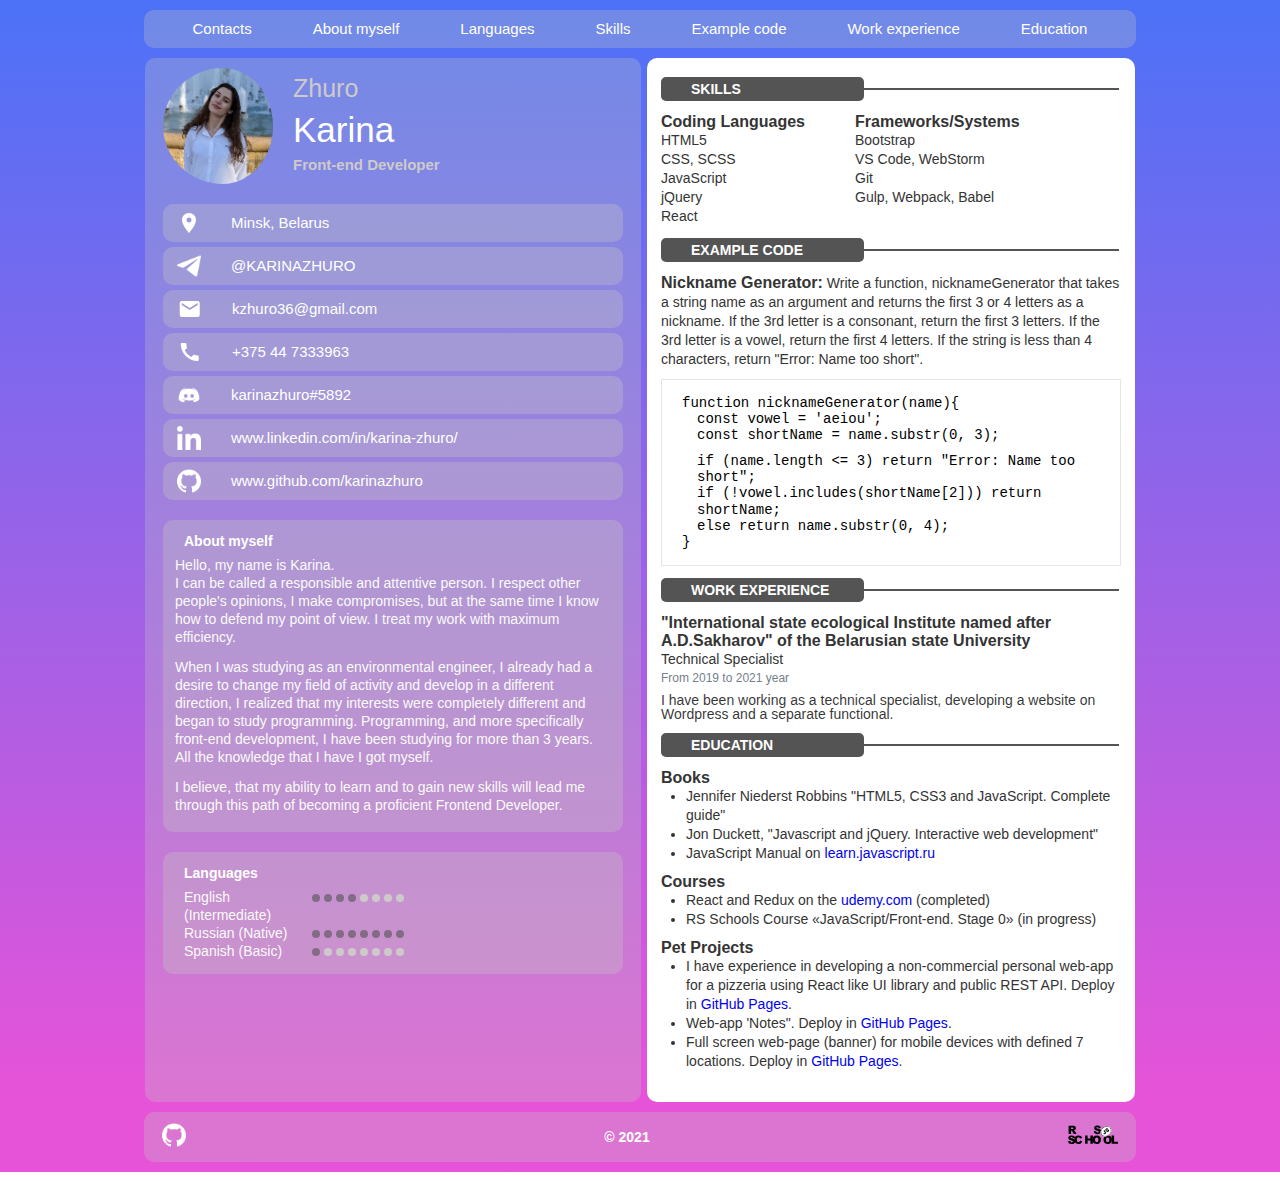
<file: index.html>
<!DOCTYPE html>
<html lang="en">
<head>
  <meta charset="UTF-8">
  <title>CV Karina Zhuro</title>
  <link rel="stylesheet" href="styles/normalize.css">
  <link rel="stylesheet" href="styles/style.css">
  <link rel="stylesheet" href="styles/1034px.css">
</head>
<body>
<div class="wrapper">
  <header>
    <nav>
      <ul class="nav-list">
        <li class="nav-item">
          <a class="link" href="#contacts">Contacts</a>
        </li>
        <li class="nav-item">
          <a class="link" href="#about-myself">About myself</a>
        </li>
        <li class="nav-item">
          <a class="link" href="#languages">Languages</a>
        </li>
        <li class="nav-item">
          <a class="link" href="#skills">Skills</a>
        </li>
        <li class="nav-item">
          <a class="link" href="#example-code">Example code</a>
        </li>
        <li class="nav-item">
          <a class="link" href="#work-experience">Work experience</a>
        </li>
        <li class="nav-item">
          <a class="link" href="#education">Education</a>
        </li>
      </ul>
    </nav>
  </header>
  <main>
    <div class="personal-info">
      <div class="profile">
        <img class="photo" src="images/photo.JPG" alt="photo">
        <div class="align">
          <div class="full-name">
            <p class="surname">Zhuro</p>
            <p class="name">Karina</p>
          </div>
          <h1 class="profession">Front-end Developer</h1>
        </div>
      </div>
      <div class="contacts" id="contacts">
        <ul class="contacts-list">
          <li class="contact-item">
            <img class="contact-icon" src="images/icons/location.svg" alt="location">
            <span class="contact-text">Minsk, Belarus</span>
          </li>
          <li class="contact-item">
            <img class="contact-icon" src="images/icons/telegram.png" alt="telegram" width="24">
            <span class="contact-text">
            <a class="link" href="https://t.me/KARINAZHURO" target="_blank">@KARINAZHURO</a>
          </span>
          </li>
          <li class="contact-item">
            <img class="contact-icon" src="images/icons/mail.svg" alt="mail">
            <span class="contact-text">
            <a class="link" href="mailto:kzhuro36@gmail.com" target="_blank">kzhuro36@gmail.com</a>
          </span>
          </li>
          <li class="contact-item">
            <img class="contact-icon" src="images/icons/call.svg" alt="call">
            <span class="contact-text">
            <a class="link" href="tel:+375447333963">+375 44 7333963</a>
          </span>
          </li>
          <li class="contact-item">
            <img class="contact-icon" src="images/icons/discord.png" alt="discord" width="24">
            <span class="contact-text">karinazhuro#5892</span>
          </li>
          <li class="contact-item">
            <img class="contact-icon" src="images/icons/linkedin.png" alt="linkedin" width="24">
            <span class="contact-text">
            <a class="link" href="https://www.linkedin.com/in/karina-zhuro/" target="_blank">
              www.linkedin.com/in/karina-zhuro/
            </a>
          </span>
          </li>
          <li class="contact-item">
            <img class="contact-icon" src="images/icons/github.png" alt="github" width="24">
            <span class="contact-text">
            <a class="link" href="https://www.github.com/karinazhuro" target="_blank">www.github.com/karinazhuro</a>
          </span>
          </li>
        </ul>
      </div>
      <div class="about-myself" id="about-myself">
        <h2 class="title-block--light">About myself</h2>
        <p class="about-myself-text"> Hello, my name is Karina. <br>
          I can be called a responsible and attentive person. I respect other people's opinions, I make compromises, but
          at the same time I know how to defend my point of view. I treat my work with maximum efficiency.
        </p>
        <p class="about-myself-text"> When I was studying as an environmental engineer, I already had a desire to change
          my field of activity and
          develop in a different direction, I realized that my interests were completely different and began to study
          programming. Programming, and more specifically front-end development, I have been studying for more than 3
          years. All the knowledge that I have I got myself.
        </p>
        <p class="about-myself-text">I believe, that my ability to learn and to gain new skills will lead me through
          this
          path of becoming a
          proficient Frontend Developer.
        </p>
      </div>
      <div class="languages" id="languages">
        <h2 class="title-block--light">Languages</h2>
        <ul class="languages-list">
          <li class="language-item">
            <h3 class="subtitle">English (Intermediate)</h3>
            <div class="language-level">
              <span class="level-item get-level"></span>
              <span class="level-item get-level"></span>
              <span class="level-item get-level"></span>
              <span class="level-item get-level"></span>
              <span class="level-item"></span>
              <span class="level-item"></span>
              <span class="level-item"></span>
              <span class="level-item"></span>
            </div>
          </li>
          <li class="language-item">
            <h3 class="subtitle">Russian (Native)</h3>
            <div class="language-level">
              <span class="level-item get-level"></span>
              <span class="level-item get-level"></span>
              <span class="level-item get-level"></span>
              <span class="level-item get-level"></span>
              <span class="level-item get-level"></span>
              <span class="level-item get-level"></span>
              <span class="level-item get-level"></span>
              <span class="level-item get-level"></span>
            </div>
          </li>
          <li class="language-item">
            <h3 class="subtitle">Spanish (Basic)</h3>
            <div class="language-level">
              <span class="level-item get-level"></span>
              <span class="level-item"></span>
              <span class="level-item"></span>
              <span class="level-item"></span>
              <span class="level-item"></span>
              <span class="level-item"></span>
              <span class="level-item"></span>
              <span class="level-item"></span>
            </div>
          </li>
        </ul>
      </div>
    </div>
    <div class="basic-info">
      <div class="skills-wrapper" id="skills">
        <div class="title-wrapper">
          <h2 class="title-block--dark">Skills</h2>
          <div class="line"></div>
        </div>
        <div class="skills">
          <div class="block-item-wrapper">
            <h3 class="subtitle">Coding Languages</h3>
            <ul class="list">
              <li class="item">HTML5</li>
              <li class="item">CSS, SCSS</li>
              <li class="item">JavaScript</li>
              <li class="item">jQuery</li>
              <li class="item">React</li>
            </ul>
          </div>
          <div class="block-item-wrapper">
            <h3 class="subtitle">Frameworks/Systems</h3>
            <ul class="list">
              <li class="item">Bootstrap</li>
              <li class="item">VS Code, WebStorm</li>
              <li class="item">Git</li>
              <li class="item">Gulp, Webpack, Babel</li>
            </ul>
          </div>
        </div>
      </div>
      <div class="example-code-wrapper" id="example-code">
        <div class="title-wrapper">
          <h2 class="title-block--dark">Example code</h2>
          <div class="line"></div>
        </div>
        <div class="task">
          <h3 class="subtitle">Nickname Generator:</h3>
          <p class="task-desc"> Write a function, <span>nicknameGenerator</span> that takes a string name as an argument
            and returns the first 3 or 4 letters as a nickname. If the 3rd letter is a consonant, return the first 3
            letters. If the 3rd letter is a vowel, return the first 4 letters. If the string is less than 4 characters,
            return "Error: Name too short".
          </p>
        </div>
        <div class="code-wrapper">
          <p class="code-item" data-level="1">
            <code>function nicknameGenerator(name){</code>
          </p>
          <p class="code-item" data-level="2">
            <code>const vowel = 'aeiou';</code>
          </p>
          <p class="code-item code-indent" data-level="2">
            <code>const shortName = name.substr(0, 3);</code>
          </p>
          <p class="code-item" data-level="2">
            <code>if (name.length &lt;= 3) return "Error: Name too short";</code>
          </p>
          <p class="code-item" data-level="2">
            <code>if (!vowel.includes(shortName[2])) return shortName;</code>
          </p>
          <p class="code-item" data-level="2">
            <code>else return name.substr(0, 4);</code>
          </p>
          <p class="code-item" data-level="1">
            <code>}</code>
          </p>
        </div>
      </div>
      <div class="work-experience-wrapper" id="work-experience">
        <div class="title-wrapper">
          <h2 class="title-block--dark">Work experience</h2>
          <div class="line"></div>
        </div>
        <h3 class="subtitle">"International state ecological Institute named after A.D.Sakharov" of the Belarusian state
          University
        </h3>
        <h2 class="work-experience-profession">Technical Specialist</h2>
        <p class="work-experience-per">From 2019 to 2021 year</p>
        <p class="work-experience-desc">I have been working as a technical specialist, developing a website on Wordpress
          and a separate functional.
        </p>
      </div>
      <div class="education-wrapper" id="education">
        <div class="title-wrapper">
          <h2 class="title-block--dark">Education</h2>
          <div class="line"></div>
        </div>
        <div class="block-item-wrapper">
          <h3 class="subtitle">Books</h3>
          <ul class="list">
            <li class="item">Jennifer Niederst Robbins "HTML5, CSS3 and JavaScript. Complete guide"</li>
            <li class="item">Jon Duckett, "Javascript and jQuery. Interactive web development"</li>
            <li class="item">JavaScript Manual on
              <a class="link" href="https://learn.javascript.ru/">learn.javascript.ru</a>
            </li>
          </ul>
        </div>
        <div class="block-item-wrapper">
          <h3 class="subtitle">Courses</h3>
          <ul class="list">
            <li class="item">React and Redux on the
              <a class="link" href="https://www.udemy.com/">udemy.com</a> (completed)
            </li>
            <li class="item">RS Schools Course «JavaScript/Front-end. Stage 0» (in progress)</li>
          </ul>
        </div>
        <div class="block-item-wrapper">
          <h3 class="subtitle">Pet Projects</h3>
          <ul class="list">
            <li class="item">I have experience in developing a non-commercial personal web-app for a pizzeria using
              React
              like UI library and public REST API. Deploy in
              <a class="link" href="https://karinazhuro.github.io/pzz-react/">GitHub Pages</a>.
            </li>
            <li class="item">Web-app 'Notes". Deploy in
              <a class="link" href="https://karinazhuro.github.io/notes/">GitHub Pages</a>.
            </li>
            <li class="item">Full screen web-page (banner) for mobile devices with defined 7 locations. Deploy in
              <a class="link" href="https://karinazhuro.github.io/banner/">GitHub Pages</a>.
            </li>
          </ul>
        </div>
      </div>
    </div>
  </main>
  <footer>
    <div class="footer-content">
      <div class="github-link">
        <a class="link" href="https://www.github.com/karinazhuro" target="_blank">
          <img class="contact-icon" src="images/icons/github.png" alt="github" width="24">
        </a>
      </div>
      <h2 class="year-created">© 2021</h2>
      <div class="course">
        <a class="link" href="https://rs.school/js/" target="_blank">
          <img src="images/icons/rs_school_js.svg" alt="rs_school_js" width="50">
        </a>
      </div>
    </div>
  </footer>
</div>
</body>
</html>
</file>
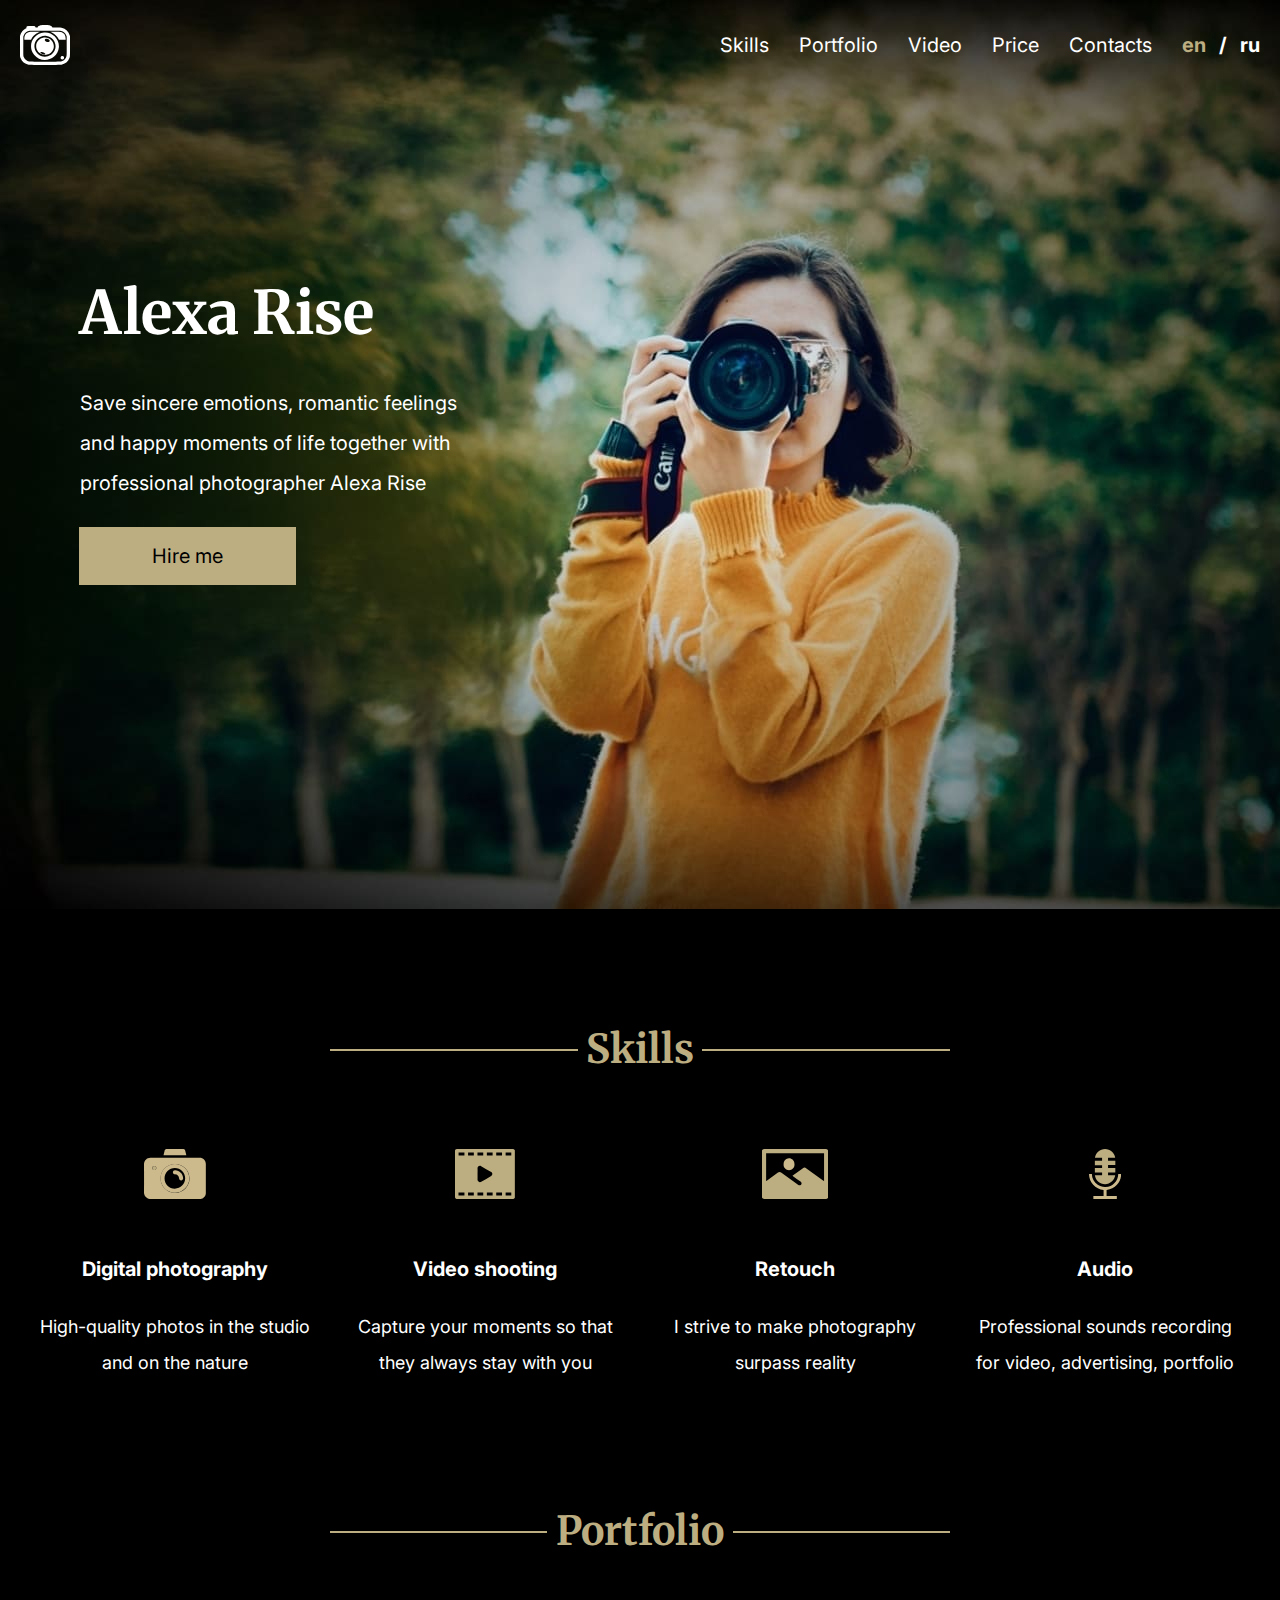
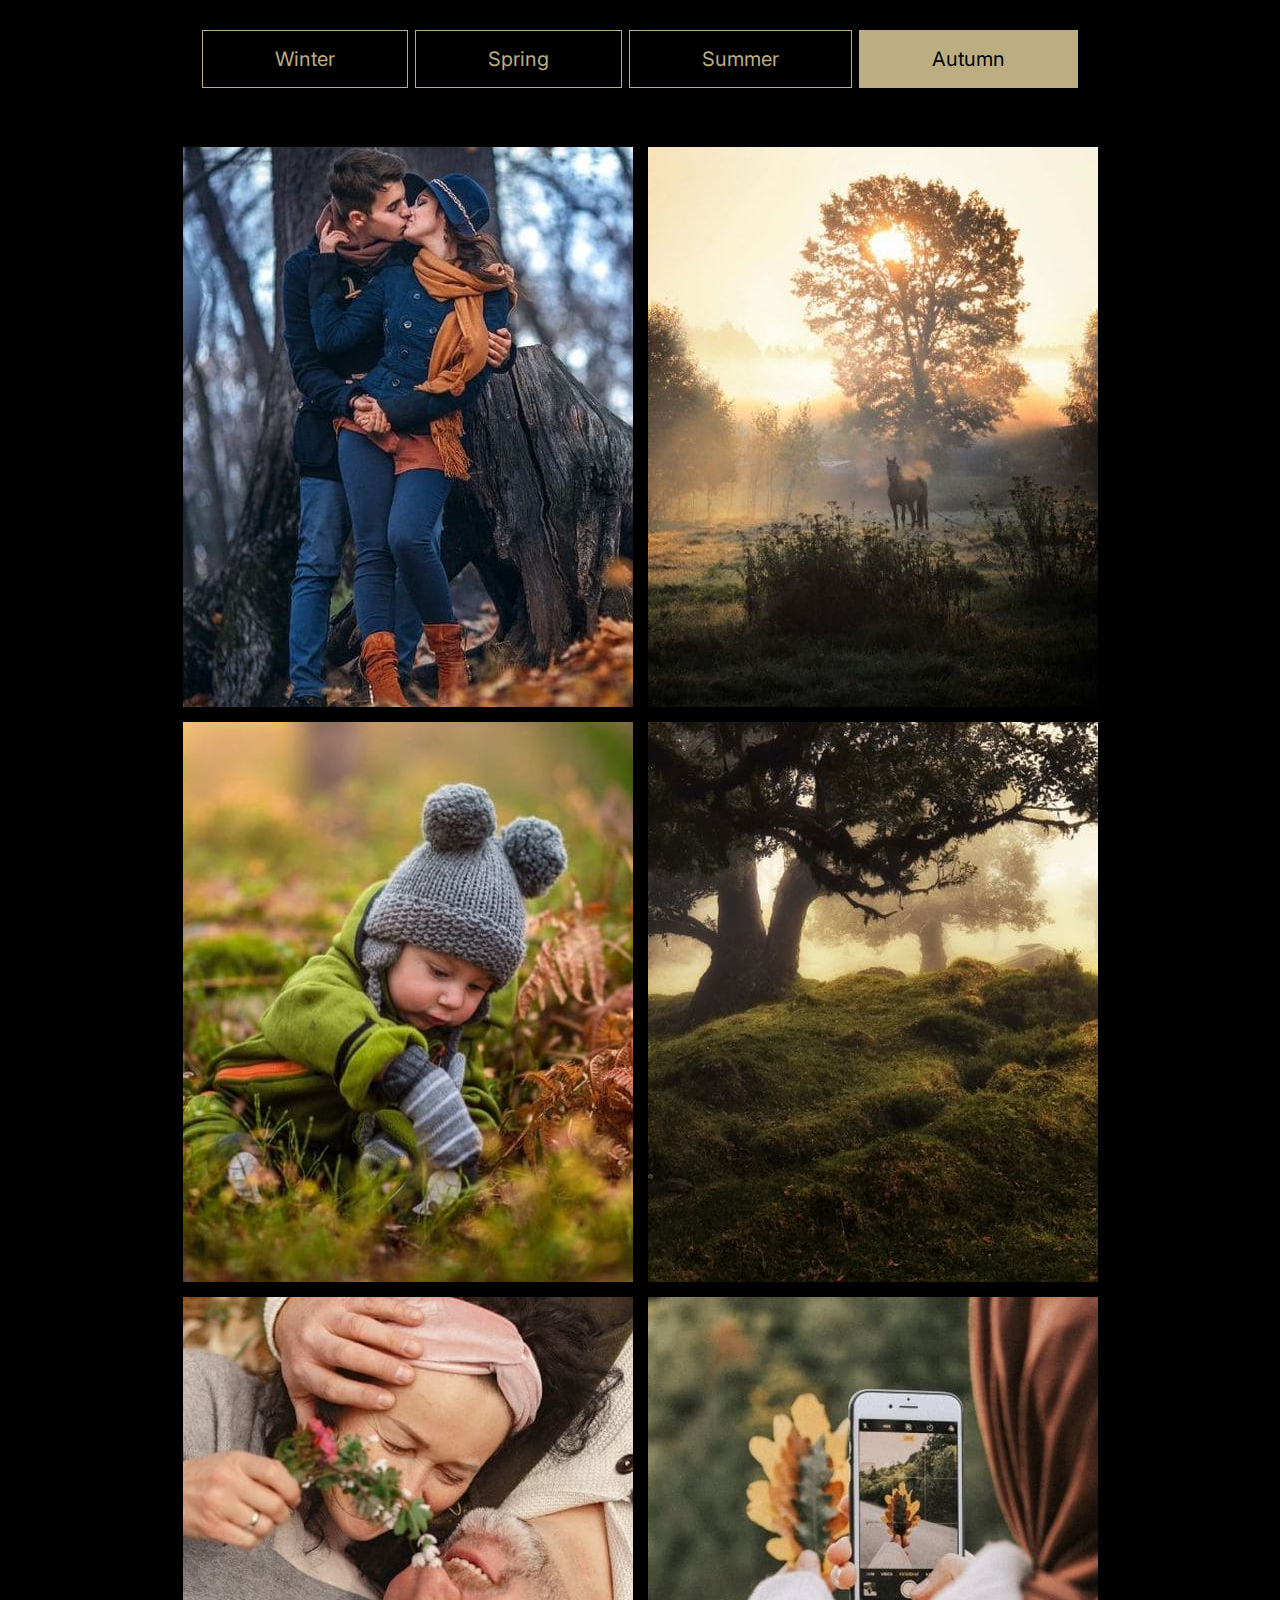
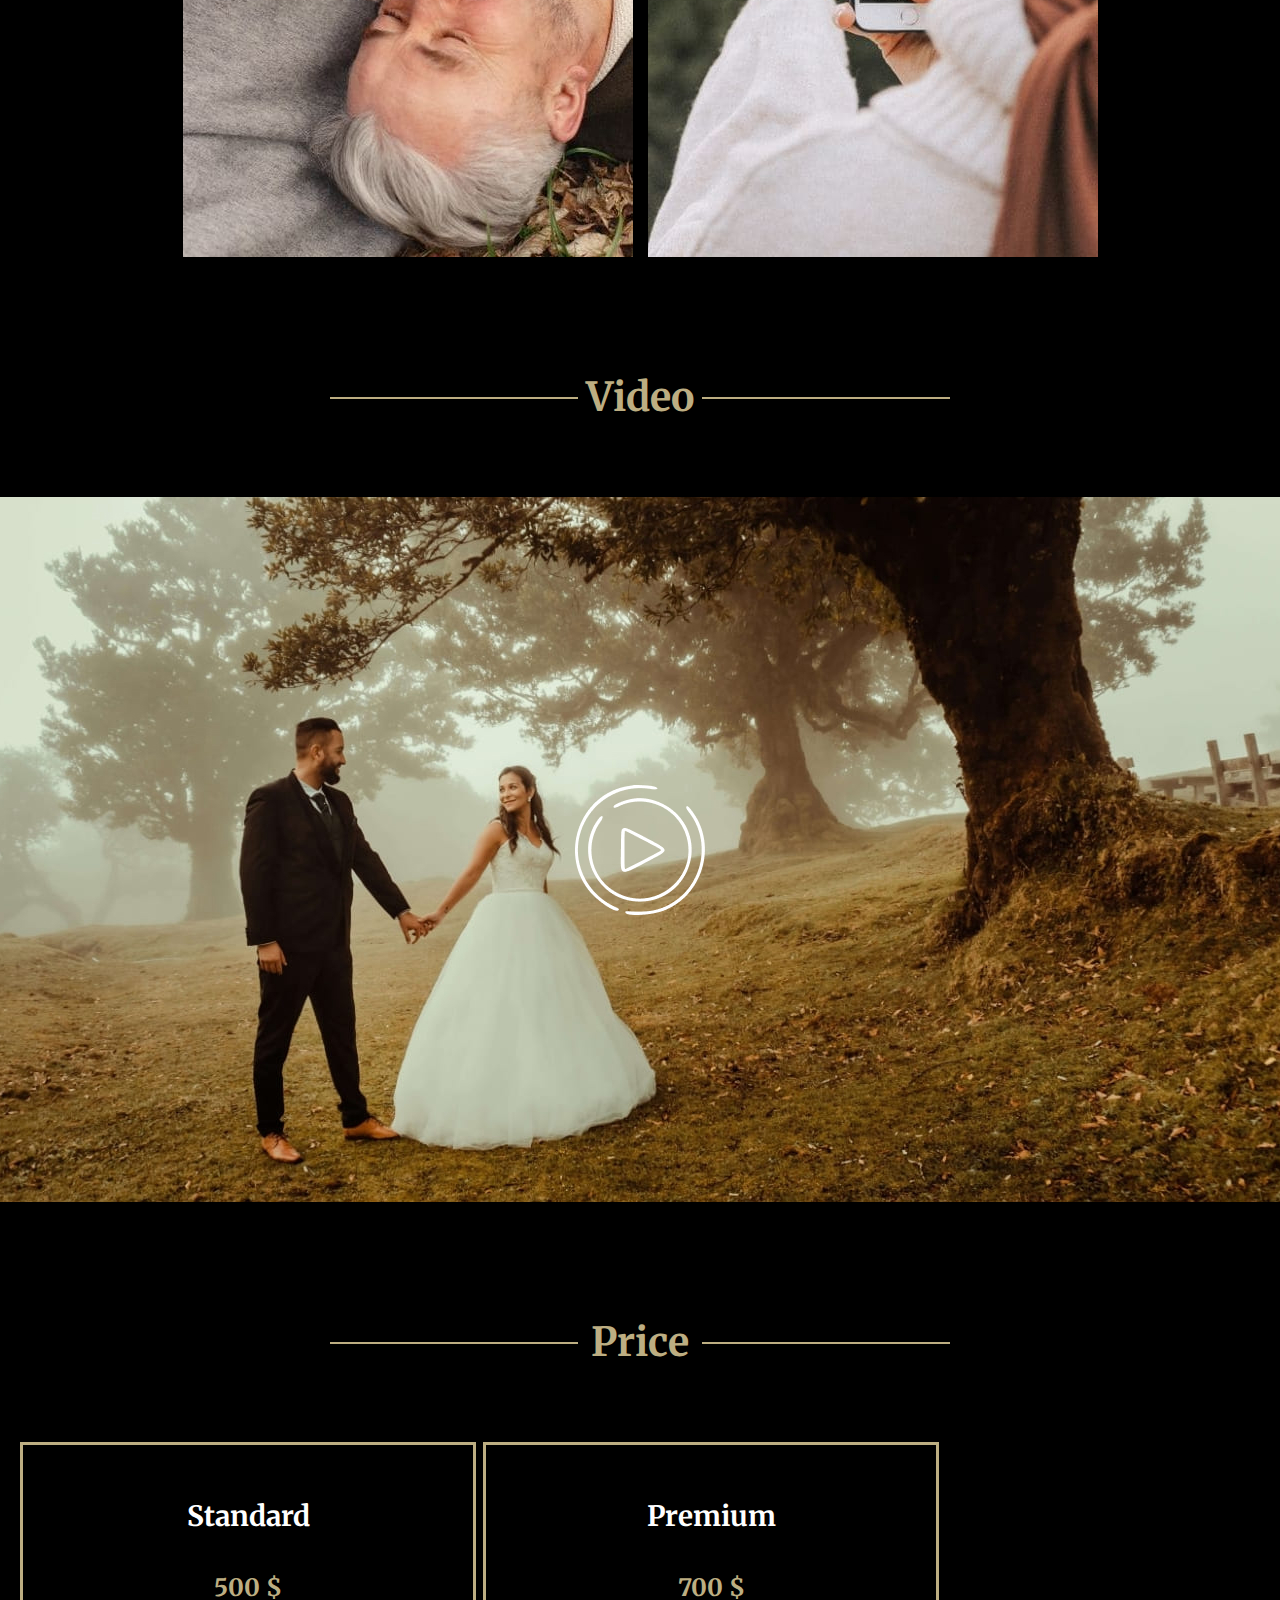
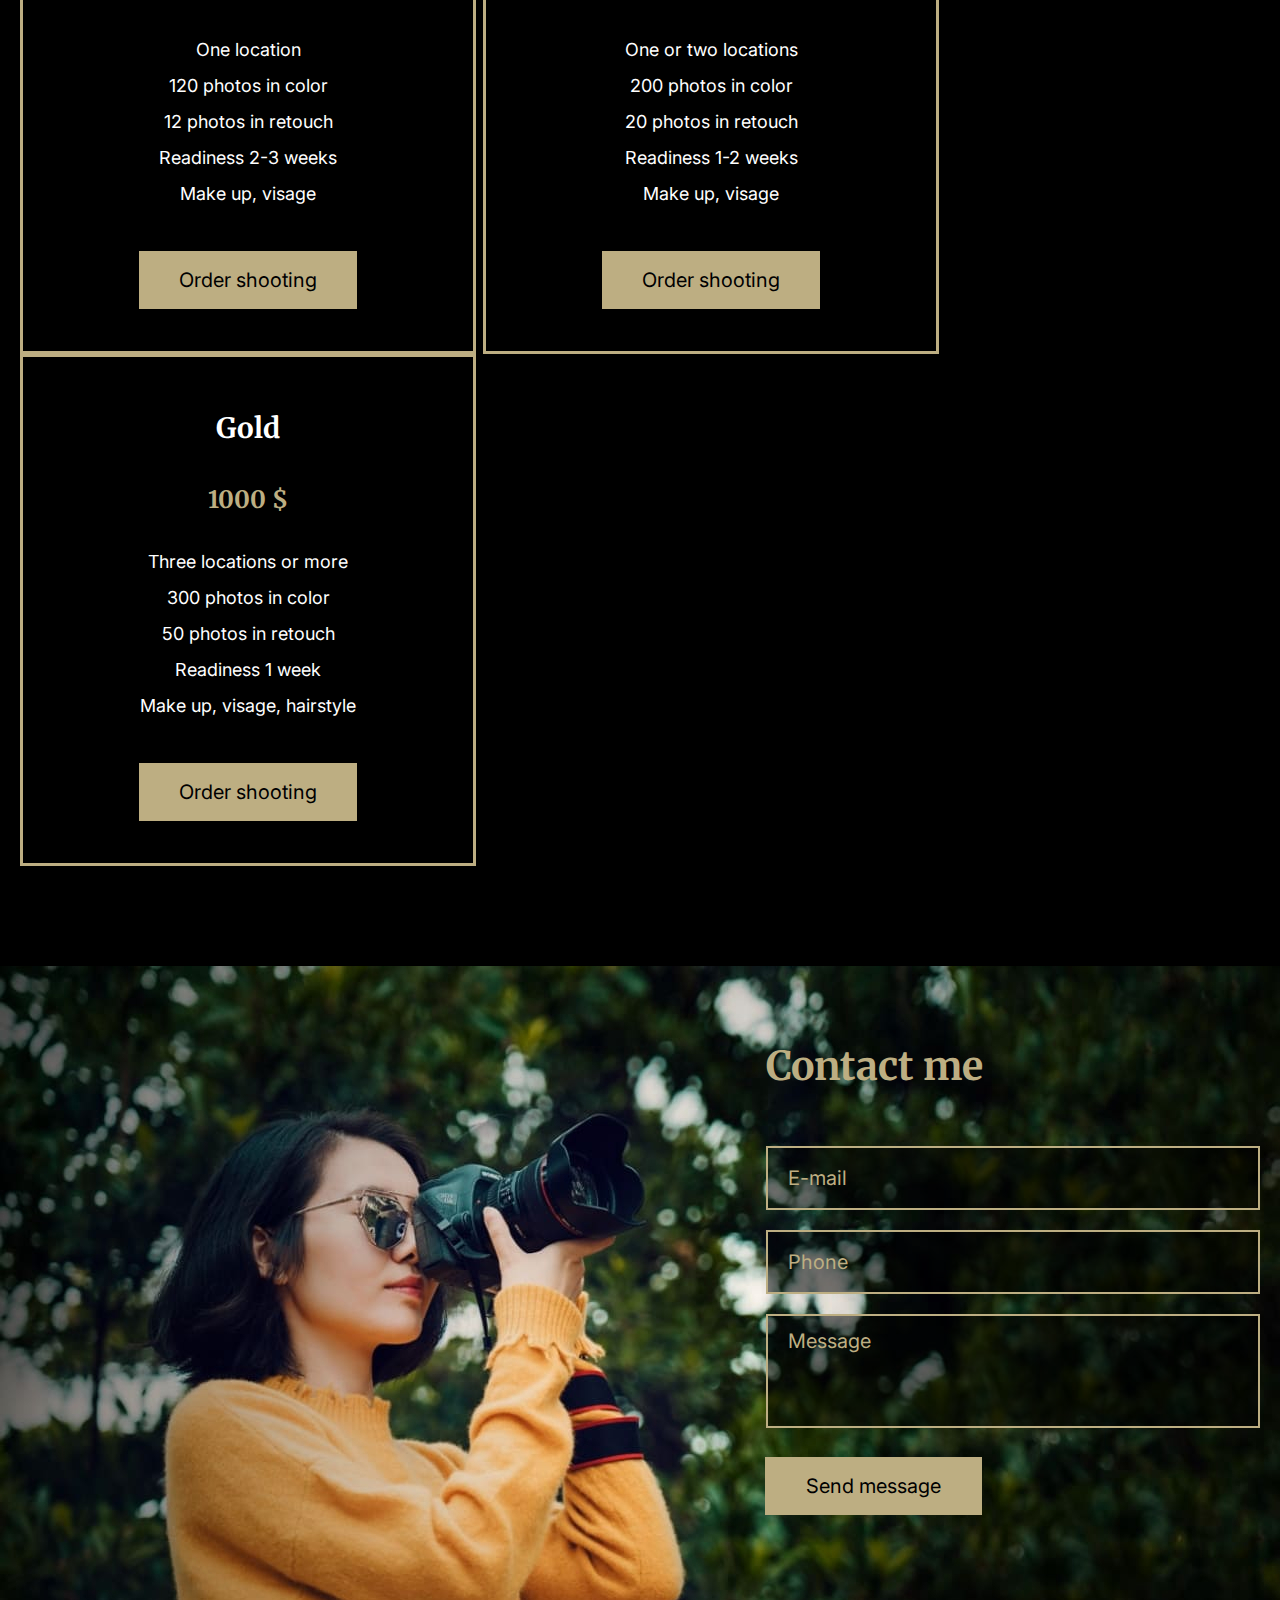
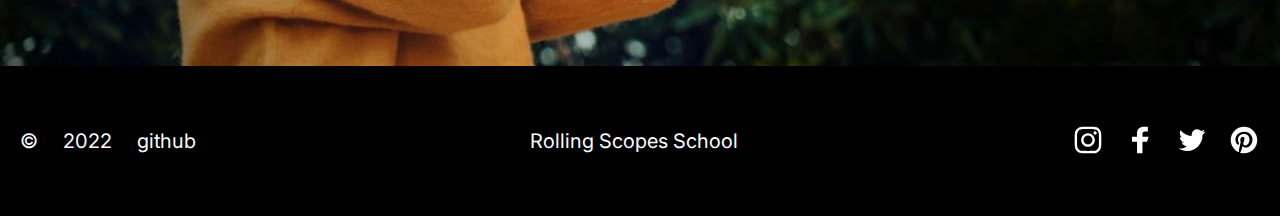
<file: portfolio/index.html>
<!DOCTYPE html>
<html lang="en">
<head>
  <meta charset="UTF-8">
  <title>karinazhuro - portfolio#1</title>
  <link rel="shortcut icon" type="image/x-icon" href="assets/svg/favicon.ico"/>
  <link rel="stylesheet" href="assets/styles/normalize.css">
  <link rel="stylesheet" href="assets/styles/style.css">
  <link rel="preconnect" href="https://fonts.googleapis.com">
  <link rel="preconnect" href="https://fonts.gstatic.com" crossorigin>
  <link href="https://fonts.googleapis.com/css2?family=Inter:wght@400;700&family=Merriweather:wght@700&display=swap"
        rel="stylesheet">
</head>
<body>
<header>
  <div class="header-container">
    <div class="logo">
      <img src="assets/svg/logo.svg" alt="logo">
    </div>
    <nav>
      <ul class="nav-list">
        <li class="nav-item">
          <a href="#skills" class="nav-link">Skills</a>
        </li>
        <li class="nav-item">
          <a href="#portfolio" class="nav-link">Portfolio</a>
        </li>
        <li class="nav-item">
          <a href="#video" class="nav-link">Video</a>
        </li>
        <li class="nav-item">
          <a href="#price" class="nav-link">Price</a>
        </li>
        <li class="nav-item">
          <a href="#contacts" class="nav-link">Contacts</a>
        </li>
      </ul>
    </nav>
    <div class="switch-lng">
      <span class="lng-current">en</span>
      <span class="switcher">/</span>
      <span>ru</span>
    </div>
  </div>
</header>
<main>
  <div class="main-container">
    <section class="section hero-container">
      <h1 class="hero-title">Alexa Rise</h1>
      <p class="hero-text">Save sincere emotions, romantic feelings and happy moments of life together with professional
        photographer Alexa Rise
      </p>
      <button class="btn" type="button">Hire me</button>
    </section>
    <section class="section skills-container" id="skills">
      <div class="section-title-wrapper">
        <h2 class="section-title">Skills</h2>
      </div>
      <div class="skills-items">
        <div class="skill-item">
          <img class="skill-img" src="assets/svg/camera.svg" alt="camera">
          <h3 class="skill-title">Digital photography</h3>
          <p class="skill-text">High-quality photos in the studio and on the nature</p>
        </div>
        <div class="skill-item">
          <img class="skill-img" src="assets/svg/video.svg" alt="video">
          <h3 class="skill-title">Video shooting</h3>
          <p class="skill-text">Capture your moments so that they always stay with you</p>
        </div>
        <div class="skill-item">
          <img class="skill-img" src="assets/svg/image.svg" alt="image">
          <h3 class="skill-title">Retouch</h3>
          <p class="skill-text">I strive to make photography surpass reality</p>
        </div>
        <div class="skill-item">
          <img class="skill-img" src="assets/svg/mic.svg" alt="mic">
          <h3 class="skill-title">Audio</h3>
          <p class="skill-text">Professional sounds recording for video, advertising, portfolio</p>
        </div>
      </div>
    </section>
    <section class="section portfolio-container" id="portfolio">
      <div class="section-title-wrapper">
        <h2 class="section-title">Portfolio</h2>
      </div>
      <div class="portfolio-btns">
        <button class="btn" type="button">Winter</button>
        <button class="btn" type="button">Spring</button>
        <button class="btn" type="button">Summer</button>
        <button class="btn btn-select" type="button">Autumn</button>
      </div>
      <div class="portfolio-items">
        <img src="assets/img/portfolio-img-1.jpg" alt="portfolio-img">
        <img src="assets/img/portfolio-img-2.jpg" alt="portfolio-img">
        <img src="assets/img/portfolio-img-3.jpg" alt="portfolio-img">
        <img src="assets/img/portfolio-img-4.jpg" alt="portfolio-img">
        <img src="assets/img/portfolio-img-5.jpg" alt="portfolio-img">
        <img src="assets/img/portfolio-img-6.jpg" alt="portfolio-img">
      </div>
    </section>
    <section class="section video-container" id="video">
      <div class="section-title-wrapper">
        <h2 class="section-title">Video</h2>
      </div>
      <div class="video-player">
        <img src="assets/img/video-player.jpg" alt="video-player">
        <button class="play-hover" type="button"></button>
      </div>
    </section>
    <section class="section price-container" id="price">
      <div class="section-title-wrapper">
        <h2 class="section-title">Price</h2>
      </div>
      <div class="price-items">
        <div class="price-item">
          <h3 class="price-item-title">Standard</h3>
          <p class="price-item-cost">500 $</p>
          <div class="price-item-desc">
            <span>One location</span>
            <span>120 photos in color</span>
            <span>12 photos in retouch</span>
            <span>Readiness 2-3 weeks</span>
            <span>Make up, visage</span>
          </div>
          <button class="btn" type="button">Order shooting</button>
        </div>
        <div class="price-item">
          <h3 class="price-item-title">Premium</h3>
          <p class="price-item-cost">700 $</p>
          <div class="price-item-desc">
            <span>One or two locations</span>
            <span>200 photos in color</span>
            <span>20 photos in retouch</span>
            <span>Readiness 1-2 weeks</span>
            <span>Make up, visage</span>
          </div>
          <button class="btn" type="button">Order shooting</button>
        </div>
        <div class="price-item">
          <h3 class="price-item-title">Gold</h3>
          <p class="price-item-cost">1000 $</p>
          <div class="price-item-desc">
            <span>Three locations or more</span>
            <span>300 photos in color</span>
            <span>50 photos in retouch</span>
            <span>Readiness 1 week</span>
            <span>Make up, visage, hairstyle</span>
          </div>
          <button class="btn" type="button">Order shooting</button>
        </div>
      </div>
    </section>
    <section class="section contacts-container" id="contacts">
      <div class="contacts-wrapper">
        <h2 class="section-title">Contact me</h2>
        <form class="form-contacts">
          <input class="form-item" type="email" placeholder="E-mail">
          <input class="form-item" type="tel" placeholder="Phone">
          <textarea class="form-item" placeholder="Message"></textarea>
        </form>
        <button class="btn" type="submit">Send message</button>
      </div>
    </section>
  </div>
</main>
<footer>
  <div class="footer-container">
    <div class="footer-data">
      <span class="footer-data-item">©</span>
      <span class="footer-data-item">2022</span>
      <span class="footer-data-item">
        <a class="link" href="https://github.com/karinazhuro" target="_blank">github</a>
      </span>
    </div>
    <a class="link" href="https://rs.school/js-stage0/" target="_blank">Rolling Scopes School</a>
    <ul class="social-list">
      <li class="social-list-item">
        <a href="#">
          <img src="assets/svg/inst.svg" alt="inst">
        </a>
      </li>
      <li class="social-list-item">
        <a href="#">
          <img src="assets/svg/fb.svg" alt="fb">
        </a>
      </li>
      <li class="social-list-item">
        <a href="#">
          <img src="assets/svg/tw.svg" alt="tw">
        </a>
      </li>
      <li class="social-list-item">
        <a href="#">
          <img src="assets/svg/pinterest.svg" alt="pinterest">
        </a>
      </li>
    </ul>
  </div>
</footer>
<script src="index.js"></script>
</body>
</html>
</file>
<file: styles/style.css>
html, body {
  height: 100%;
}
html .wrapper, body .wrapper {
  min-height: 100%;
  padding: 10px 14px;
  background: linear-gradient(180deg, rgba(3, 56, 244, 0.71) 0%, rgba(224, 37, 206, 0.79) 93.75%);
}
html .wrapper header, body .wrapper header {
  margin-bottom: 10px;
}
html .wrapper header nav, body .wrapper header nav {
  max-width: 956px;
  padding: 10px 18px;
  margin-right: auto;
  margin-left: auto;
  background-color: rgba(196, 196, 196, 0.3);
  border-radius: 10px;
}
html .wrapper header nav .nav-list, body .wrapper header nav .nav-list {
  display: flex;
  justify-content: space-around;
  list-style: none;
}
html .wrapper header nav .nav-list .nav-item, body .wrapper header nav .nav-list .nav-item {
  padding: 0 10px;
  font-family: Calibri, sans-serif;
  font-size: 15px;
  line-height: 18px;
  color: #ffffff;
}
html .wrapper header nav .nav-list .nav-item .link, body .wrapper header nav .nav-list .nav-item .link {
  text-decoration: none;
  color: #ffffff;
}
html .wrapper main, body .wrapper main {
  display: flex;
  justify-content: center;
  margin-bottom: 10px;
}
html .wrapper main .personal-info, body .wrapper main .personal-info {
  max-width: 460px;
  padding: 10px 18px;
  margin-right: 6px;
  background-color: rgba(196, 196, 196, 0.3);
  border-radius: 10px;
}
html .wrapper main .personal-info .profile, body .wrapper main .personal-info .profile {
  display: flex;
  margin-bottom: 20px;
}
html .wrapper main .personal-info .profile .photo, body .wrapper main .personal-info .profile .photo {
  width: 110px;
  height: 116px;
  padding-right: 10px;
  border-radius: 50%;
}
html .wrapper main .personal-info .profile .align, body .wrapper main .personal-info .profile .align {
  padding: 0 10px;
}
html .wrapper main .personal-info .profile .align .full-name .surname, body .wrapper main .personal-info .profile .align .full-name .surname {
  margin: 5px 0;
  font-family: Montserrat, sans-serif;
  font-weight: normal;
  font-size: 25px;
  line-height: 30px;
  color: #cecaca;
}
html .wrapper main .personal-info .profile .align .full-name .name, body .wrapper main .personal-info .profile .align .full-name .name {
  margin: 5px 0;
  font-family: Montserrat, sans-serif;
  font-weight: 500;
  font-size: 35px;
  line-height: 43px;
  color: #ffffff;
}
html .wrapper main .personal-info .profile .align .profession, body .wrapper main .personal-info .profile .align .profession {
  margin: 5px 0;
  font-family: Montserrat, sans-serif;
  font-weight: bold;
  font-size: 15px;
  line-height: 18px;
  color: #cecaca;
}
html .wrapper main .personal-info .contacts .contacts-list, body .wrapper main .personal-info .contacts .contacts-list {
  list-style: none;
}
html .wrapper main .personal-info .contacts .contacts-list .contact-item, body .wrapper main .personal-info .contacts .contacts-list .contact-item {
  display: flex;
  align-items: center;
  padding: 7px 14px;
  margin-bottom: 5px;
  background: rgba(196, 196, 196, 0.35);
  border-radius: 10px;
}
html .wrapper main .personal-info .contacts .contacts-list .contact-item .contact-icon, body .wrapper main .personal-info .contacts .contacts-list .contact-item .contact-icon {
  padding-right: 30px;
}
html .wrapper main .personal-info .contacts .contacts-list .contact-item .contact-text, body .wrapper main .personal-info .contacts .contacts-list .contact-item .contact-text {
  font-family: Calibri, sans-serif;
  font-size: 15px;
  line-height: 18px;
  color: #ffffff;
}
html .wrapper main .personal-info .contacts .contacts-list .contact-item .contact-text .link, body .wrapper main .personal-info .contacts .contacts-list .contact-item .contact-text .link {
  text-decoration: none;
  color: #ffffff;
}
html .wrapper main .personal-info .about-myself, body .wrapper main .personal-info .about-myself {
  padding: 6px 12px;
  background-color: rgba(196, 196, 196, 0.35);
  border-radius: 10px;
}
html .wrapper main .personal-info .about-myself .title-block--light, body .wrapper main .personal-info .about-myself .title-block--light {
  padding: 6px 9px;
  margin: 0;
  font-family: Montserrat, sans-serif;
  font-size: 14px;
  line-height: 18px;
  color: #ffffff;
}
html .wrapper main .personal-info .about-myself .about-myself-text, body .wrapper main .personal-info .about-myself .about-myself-text {
  padding-bottom: 12px;
  font-family: Calibri, sans-serif;
  font-size: 14px;
  line-height: 18px;
  color: #fafafa;
}
html .wrapper main .personal-info .languages, body .wrapper main .personal-info .languages {
  padding: 6px 12px 13px;
  background-color: rgba(196, 196, 196, 0.35);
  border-radius: 10px;
}
html .wrapper main .personal-info .languages .title-block--light, body .wrapper main .personal-info .languages .title-block--light {
  padding: 6px 9px;
  margin: 0;
  font-family: Montserrat, sans-serif;
  font-size: 14px;
  line-height: 18px;
  color: #ffffff;
}
html .wrapper main .personal-info .languages .languages-list, body .wrapper main .personal-info .languages .languages-list {
  padding-left: 9px;
  list-style: none;
}
html .wrapper main .personal-info .languages .languages-list .language-item, body .wrapper main .personal-info .languages .languages-list .language-item {
  display: flex;
}
html .wrapper main .personal-info .languages .languages-list .language-item .subtitle, body .wrapper main .personal-info .languages .languages-list .language-item .subtitle {
  flex-basis: 30%;
  font-family: Calibri, sans-serif;
  font-weight: normal;
  font-size: 14px;
  line-height: 18px;
  color: #fafafa;
}
html .wrapper main .personal-info .languages .languages-list .language-item .language-level .level-item, body .wrapper main .personal-info .languages .languages-list .language-item .language-level .level-item {
  display: inline-block;
  width: 8px;
  height: 8px;
  background-color: #cecaca;
  border-radius: 4px;
}
html .wrapper main .personal-info .languages .languages-list .language-item .language-level .get-level, body .wrapper main .personal-info .languages .languages-list .language-item .language-level .get-level {
  background-color: rgba(84, 84, 84, 0.6);
}
html .wrapper main .personal-info > div, body .wrapper main .personal-info > div {
  margin-bottom: 20px;
}
html .wrapper main .basic-info, body .wrapper main .basic-info {
  max-width: 460px;
  padding: 19px 14px;
  background-color: #ffffff;
  border-radius: 10px;
}
html .wrapper main .basic-info .skills-wrapper .title-wrapper, body .wrapper main .basic-info .skills-wrapper .title-wrapper {
  display: flex;
  align-items: center;
  margin-bottom: 12px;
}
html .wrapper main .basic-info .skills-wrapper .title-wrapper .title-block--dark, body .wrapper main .basic-info .skills-wrapper .title-wrapper .title-block--dark {
  flex-basis: 37%;
  padding: 3px 3px 3px 30px;
  font-family: Montserrat, sans-serif;
  font-weight: 600;
  font-size: 14px;
  line-height: 18px;
  text-transform: uppercase;
  color: #ffffff;
  background: #545454;
  border-radius: 5px;
}
html .wrapper main .basic-info .skills-wrapper .title-wrapper .line, body .wrapper main .basic-info .skills-wrapper .title-wrapper .line {
  flex-basis: 55%;
  border: 1px solid #545454;
}
html .wrapper main .basic-info .skills-wrapper .skills, body .wrapper main .basic-info .skills-wrapper .skills {
  display: flex;
}
html .wrapper main .basic-info .skills-wrapper .skills .block-item-wrapper .subtitle, body .wrapper main .basic-info .skills-wrapper .skills .block-item-wrapper .subtitle {
  font-family: Calibri, sans-serif;
  font-size: 16px;
  font-weight: bold;
  line-height: 18px;
  color: #343434;
}
html .wrapper main .basic-info .skills-wrapper .skills .block-item-wrapper .list, body .wrapper main .basic-info .skills-wrapper .skills .block-item-wrapper .list {
  list-style: none;
}
html .wrapper main .basic-info .skills-wrapper .skills .block-item-wrapper .list .item, body .wrapper main .basic-info .skills-wrapper .skills .block-item-wrapper .list .item {
  font-family: Calibri, sans-serif;
  font-size: 14px;
  line-height: 19px;
  color: #343434;
}
html .wrapper main .basic-info .skills-wrapper .skills .block-item-wrapper:not(:last-child), body .wrapper main .basic-info .skills-wrapper .skills .block-item-wrapper:not(:last-child) {
  margin-right: 50px;
}
html .wrapper main .basic-info .example-code-wrapper .title-wrapper, body .wrapper main .basic-info .example-code-wrapper .title-wrapper {
  display: flex;
  align-items: center;
  margin-bottom: 12px;
}
html .wrapper main .basic-info .example-code-wrapper .title-wrapper .title-block--dark, body .wrapper main .basic-info .example-code-wrapper .title-wrapper .title-block--dark {
  flex-basis: 37%;
  padding: 3px 3px 3px 30px;
  font-family: Montserrat, sans-serif;
  font-weight: 600;
  font-size: 14px;
  line-height: 18px;
  text-transform: uppercase;
  color: #ffffff;
  background: #545454;
  border-radius: 5px;
}
html .wrapper main .basic-info .example-code-wrapper .title-wrapper .line, body .wrapper main .basic-info .example-code-wrapper .title-wrapper .line {
  flex-basis: 55%;
  border: 1px solid #545454;
}
html .wrapper main .basic-info .example-code-wrapper .task, body .wrapper main .basic-info .example-code-wrapper .task {
  margin-bottom: 10px;
}
html .wrapper main .basic-info .example-code-wrapper .task .subtitle, body .wrapper main .basic-info .example-code-wrapper .task .subtitle {
  font-family: Calibri, sans-serif;
  font-size: 16px;
  font-weight: bold;
  line-height: 18px;
  color: #343434;
  display: inline;
}
html .wrapper main .basic-info .example-code-wrapper .task .task-desc, body .wrapper main .basic-info .example-code-wrapper .task .task-desc {
  font-family: Calibri, sans-serif;
  font-size: 14px;
  line-height: 19px;
  color: #343434;
  display: inline;
}
html .wrapper main .basic-info .example-code-wrapper .code-wrapper, body .wrapper main .basic-info .example-code-wrapper .code-wrapper {
  padding: 15px;
  border: 1px solid rgba(0, 0, 0, 0.1);
  background: #ffffff;
}
html .wrapper main .basic-info .example-code-wrapper .code-wrapper .code-item, body .wrapper main .basic-info .example-code-wrapper .code-wrapper .code-item {
  font-size: 14px;
}
html .wrapper main .basic-info .example-code-wrapper .code-wrapper .code-item code, body .wrapper main .basic-info .example-code-wrapper .code-wrapper .code-item code {
  cursor: text;
}
html .wrapper main .basic-info .example-code-wrapper .code-wrapper .code-indent, body .wrapper main .basic-info .example-code-wrapper .code-wrapper .code-indent {
  margin-bottom: 10px;
}
html .wrapper main .basic-info .example-code-wrapper .code-wrapper p[data-level="1"], body .wrapper main .basic-info .example-code-wrapper .code-wrapper p[data-level="1"] {
  margin-left: 5px;
}
html .wrapper main .basic-info .example-code-wrapper .code-wrapper p[data-level="2"], body .wrapper main .basic-info .example-code-wrapper .code-wrapper p[data-level="2"] {
  margin-left: 20px;
}
html .wrapper main .basic-info .example-code-wrapper .code-wrapper p[data-level="3"], body .wrapper main .basic-info .example-code-wrapper .code-wrapper p[data-level="3"] {
  margin-left: 35px;
}
html .wrapper main .basic-info .work-experience-wrapper .title-wrapper, body .wrapper main .basic-info .work-experience-wrapper .title-wrapper {
  display: flex;
  align-items: center;
  margin-bottom: 12px;
}
html .wrapper main .basic-info .work-experience-wrapper .title-wrapper .title-block--dark, body .wrapper main .basic-info .work-experience-wrapper .title-wrapper .title-block--dark {
  flex-basis: 37%;
  padding: 3px 3px 3px 30px;
  font-family: Montserrat, sans-serif;
  font-weight: 600;
  font-size: 14px;
  line-height: 18px;
  text-transform: uppercase;
  color: #ffffff;
  background: #545454;
  border-radius: 5px;
}
html .wrapper main .basic-info .work-experience-wrapper .title-wrapper .line, body .wrapper main .basic-info .work-experience-wrapper .title-wrapper .line {
  flex-basis: 55%;
  border: 1px solid #545454;
}
html .wrapper main .basic-info .work-experience-wrapper .subtitle, body .wrapper main .basic-info .work-experience-wrapper .subtitle {
  font-family: Calibri, sans-serif;
  font-size: 16px;
  font-weight: bold;
  line-height: 18px;
  color: #343434;
}
html .wrapper main .basic-info .work-experience-wrapper .work-experience-profession, body .wrapper main .basic-info .work-experience-wrapper .work-experience-profession {
  font-family: Calibri, sans-serif;
  font-size: 14px;
  line-height: 19px;
  color: #343434;
  font-weight: normal;
}
html .wrapper main .basic-info .work-experience-wrapper .work-experience-per, body .wrapper main .basic-info .work-experience-wrapper .work-experience-per {
  margin-bottom: 6px;
  font-family: Calibri, sans-serif;
  font-size: 12px;
  line-height: 18px;
  color: #73808D;
}
html .wrapper main .basic-info .work-experience-wrapper .work-experience-desc, body .wrapper main .basic-info .work-experience-wrapper .work-experience-desc {
  font-family: Calibri, sans-serif;
  font-size: 14px;
  line-height: 14px;
  color: rgba(0, 0, 0, 0.8);
}
html .wrapper main .basic-info .education-wrapper .title-wrapper, body .wrapper main .basic-info .education-wrapper .title-wrapper {
  display: flex;
  align-items: center;
  margin-bottom: 12px;
}
html .wrapper main .basic-info .education-wrapper .title-wrapper .title-block--dark, body .wrapper main .basic-info .education-wrapper .title-wrapper .title-block--dark {
  flex-basis: 37%;
  padding: 3px 3px 3px 30px;
  font-family: Montserrat, sans-serif;
  font-weight: 600;
  font-size: 14px;
  line-height: 18px;
  text-transform: uppercase;
  color: #ffffff;
  background: #545454;
  border-radius: 5px;
}
html .wrapper main .basic-info .education-wrapper .title-wrapper .line, body .wrapper main .basic-info .education-wrapper .title-wrapper .line {
  flex-basis: 55%;
  border: 1px solid #545454;
}
html .wrapper main .basic-info .education-wrapper .block-item-wrapper .subtitle, body .wrapper main .basic-info .education-wrapper .block-item-wrapper .subtitle {
  font-family: Calibri, sans-serif;
  font-size: 16px;
  font-weight: bold;
  line-height: 18px;
  color: #343434;
}
html .wrapper main .basic-info .education-wrapper .block-item-wrapper .list, body .wrapper main .basic-info .education-wrapper .block-item-wrapper .list {
  list-style: none;
}
html .wrapper main .basic-info .education-wrapper .block-item-wrapper .list .item, body .wrapper main .basic-info .education-wrapper .block-item-wrapper .list .item {
  font-family: Calibri, sans-serif;
  font-size: 14px;
  line-height: 19px;
  color: #343434;
}
html .wrapper main .basic-info .education-wrapper .block-item-wrapper .list, body .wrapper main .basic-info .education-wrapper .block-item-wrapper .list {
  padding-left: 25px;
  list-style: disc;
}
html .wrapper main .basic-info .education-wrapper .block-item-wrapper .link, body .wrapper main .basic-info .education-wrapper .block-item-wrapper .link {
  text-decoration: none;
}
html .wrapper main .basic-info .education-wrapper > div, body .wrapper main .basic-info .education-wrapper > div {
  margin-bottom: 10px;
}
html .wrapper main .basic-info > div, body .wrapper main .basic-info > div {
  margin-bottom: 12px;
}
html .wrapper footer .footer-content, body .wrapper footer .footer-content {
  display: flex;
  justify-content: space-between;
  align-items: center;
  max-width: 956px;
  padding: 10px 18px;
  margin-right: auto;
  margin-left: auto;
  background-color: rgba(196, 196, 196, 0.3);
  border-radius: 10px;
}
html .wrapper footer .footer-content .year-created, body .wrapper footer .footer-content .year-created {
  padding: 6px 9px;
  margin: 0;
  font-family: Montserrat, sans-serif;
  font-size: 14px;
  line-height: 18px;
  color: #ffffff;
}

/*# sourceMappingURL=style.css.map */
</file>
<file: styles/1034px.css>
@media (max-width: 1034px) {
  html .wrapper main, body .wrapper main {
    flex-direction: column;
    align-items: center;
  }
  html .wrapper main .personal-info, body .wrapper main .personal-info {
    margin-right: 0;
    margin-bottom: 10px;
  }
}

/*# sourceMappingURL=1034px.css.map */
</file>
<file: portfolio/assets/styles/style.css>
html {
  scroll-behavior: smooth;
}
html body {
  font-family: Inter, sans-serif;
  background-color: #000000;
}
html body header .header-container {
  max-width: 1440px;
  padding: 0 20px;
  margin: 0 auto;
  display: flex;
  box-sizing: border-box;
  padding-top: 20px;
  padding-bottom: 20px;
  background: url("../img/bg.jpg") no-repeat center 0;
}
html body header .header-container .logo {
  transition: 0.3s;
}
html body header .header-container .logo:hover {
  filter: invert(26%) sepia(15%) saturate(638%) hue-rotate(7deg) brightness(92%) contrast(87%);
}
html body header .header-container nav {
  margin-left: auto;
}
html body header .header-container nav .nav-list {
  display: flex;
  padding: 0 15px;
  margin: 0;
  list-style: none;
}
html body header .header-container nav .nav-list .nav-item {
  font-family: inherit;
  font-size: 20px;
  line-height: 50px;
}
html body header .header-container nav .nav-list .nav-item .nav-link {
  padding: 0 15px;
  text-decoration: none;
  color: #ffffff;
  transition: 0.3s;
}
html body header .header-container nav .nav-list .nav-item .nav-link:hover {
  color: #bdae82;
}
html body header .header-container .switch-lng {
  font-family: inherit;
  font-weight: bold;
  font-size: 20px;
  line-height: 50px;
  color: #ffffff;
}
html body header .header-container .switch-lng .lng-current {
  color: #bdae82;
}
html body header .header-container .switch-lng .switcher {
  margin: 0 8px;
}
html body main .main-container .hero-container {
  max-width: 1440px;
  padding: 0 20px;
  margin: 0 auto;
  padding-top: 160px;
  padding-bottom: 325px;
  padding-left: 80px;
  background-image: url("../img/bg.jpg");
  background-position: center -93px;
  background-repeat: no-repeat;
}
html body main .main-container .hero-container .hero-title {
  margin: 0 0 10px;
  font-family: Merriweather, serif;
  font-weight: bold;
  font-size: 60px;
  line-height: 120px;
  color: #ffffff;
}
html body main .main-container .hero-container .hero-text {
  width: 400px;
  padding-bottom: 25px;
  margin: 0;
  font-family: inherit;
  font-weight: normal;
  font-size: 20px;
  line-height: 40px;
  color: #ffffff;
}
html body main .main-container .hero-container .btn {
  padding: 8px 72px;
  font-family: inherit;
  font-size: 20px;
  line-height: 40px;
  color: #000000;
  background-color: #bdae82;
  outline: 1px solid #bdae82;
  border: 0;
  cursor: pointer;
  transition: 0.3s;
}
html body main .main-container .hero-container .btn:hover {
  color: #bdae82;
  background-color: #000000;
}
html body main .main-container .hero-container .btn:active {
  color: #000000;
  background-color: #bdae82;
  transition: 0.3s;
}
html body main .main-container .skills-container {
  max-width: 1440px;
  padding: 0 20px;
  margin: 0 auto;
  background-color: #000000;
}
html body main .main-container .skills-container .section-title-wrapper {
  width: 50%;
  padding: 100px 0 60px;
  margin: auto;
  overflow-x: hidden;
}
html body main .main-container .skills-container .section-title-wrapper .section-title {
  position: relative;
  margin: 0;
  font-family: Merriweather, serif;
  font-weight: bold;
  font-size: 40px;
  line-height: 80px;
  text-align: center;
  color: #bdae82;
}
html body main .main-container .skills-container .section-title-wrapper .section-title::before {
  position: absolute;
  top: 50%;
  right: 60%;
  width: 50%;
  height: 2px;
  content: "";
  background: #bdae82;
  border-radius: 0;
}
html body main .main-container .skills-container .section-title-wrapper .section-title::after {
  position: absolute;
  top: 50%;
  left: 60%;
  width: 50%;
  height: 2px;
  content: "";
  background: #bdae82;
  border-radius: 0;
}
html body main .main-container .skills-container .skills-items {
  display: flex;
  justify-content: space-between;
  padding-bottom: 2px;
}
html body main .main-container .skills-container .skills-items .skill-item {
  width: 320px;
  padding: 0 20px 8px;
}
html body main .main-container .skills-container .skills-items .skill-item .skill-img {
  display: block;
  margin: 0 auto 50px;
}
html body main .main-container .skills-container .skills-items .skill-item .skill-title {
  margin: 0 0 20px;
  font-family: inherit;
  font-weight: bold;
  font-size: 20px;
  line-height: 40px;
  text-align: center;
  color: #ffffff;
}
html body main .main-container .skills-container .skills-items .skill-item .skill-text {
  margin: 0;
  font-family: inherit;
  font-size: 18px;
  line-height: 36px;
  text-align: center;
  color: #ffffff;
}
html body main .main-container .portfolio-container {
  max-width: 1440px;
  padding: 0 20px;
  margin: 0 auto;
  background-color: #000000;
}
html body main .main-container .portfolio-container .section-title-wrapper {
  width: 50%;
  padding: 100px 0 60px;
  margin: auto;
  overflow-x: hidden;
}
html body main .main-container .portfolio-container .section-title-wrapper .section-title {
  position: relative;
  margin: 0;
  font-family: Merriweather, serif;
  font-weight: bold;
  font-size: 40px;
  line-height: 80px;
  text-align: center;
  color: #bdae82;
}
html body main .main-container .portfolio-container .section-title-wrapper .section-title::before {
  position: absolute;
  top: 50%;
  right: 65%;
  width: 50%;
  height: 2px;
  content: "";
  background: #bdae82;
  border-radius: 0;
}
html body main .main-container .portfolio-container .section-title-wrapper .section-title::after {
  position: absolute;
  top: 50%;
  left: 65%;
  width: 50%;
  height: 2px;
  content: "";
  background: #bdae82;
  border-radius: 0;
}
html body main .main-container .portfolio-container .portfolio-btns {
  text-align: center;
  margin-bottom: 60px;
}
html body main .main-container .portfolio-container .portfolio-btns .btn {
  padding: 8px 72px;
  font-family: inherit;
  font-size: 20px;
  line-height: 40px;
  color: #bdae82;
  background-color: #000000;
  outline: 1px solid #bdae82;
  border: 0;
  cursor: pointer;
  transition: 0.3s;
}
html body main .main-container .portfolio-container .portfolio-btns .btn:hover {
  color: #000000;
  background-color: #bdae82;
}
html body main .main-container .portfolio-container .portfolio-btns .btn:active {
  color: #bdae82;
  background-color: #000000;
  transition: 0.3s;
}
html body main .main-container .portfolio-container .portfolio-btns .btn:not(:last-child) {
  margin-right: 5px;
}
html body main .main-container .portfolio-container .portfolio-btns .btn-select {
  padding: 8px 72px;
  font-family: inherit;
  font-size: 20px;
  line-height: 40px;
  color: #000000;
  background-color: #bdae82;
  outline: 1px solid #bdae82;
  border: 0;
  cursor: pointer;
  transition: 0.3s;
}
html body main .main-container .portfolio-container .portfolio-btns .btn-select:hover {
  color: #bdae82;
  background-color: #000000;
}
html body main .main-container .portfolio-container .portfolio-btns .btn-select:active {
  color: #000000;
  background-color: #bdae82;
  transition: 0.3s;
}
html body main .main-container .portfolio-container .portfolio-items {
  display: flex;
  flex-wrap: wrap;
  justify-content: center;
  gap: 15px;
}
html body main .main-container .video-container {
  max-width: 1440px;
  padding: 0 20px;
  margin: 0 auto;
  background-color: #000000;
}
html body main .main-container .video-container .section-title-wrapper {
  width: 50%;
  padding: 100px 0 60px;
  margin: auto;
  overflow-x: hidden;
}
html body main .main-container .video-container .section-title-wrapper .section-title {
  position: relative;
  margin: 0;
  font-family: Merriweather, serif;
  font-weight: bold;
  font-size: 40px;
  line-height: 80px;
  text-align: center;
  color: #bdae82;
}
html body main .main-container .video-container .section-title-wrapper .section-title::before {
  position: absolute;
  top: 50%;
  right: 60%;
  width: 50%;
  height: 2px;
  content: "";
  background: #bdae82;
  border-radius: 0;
}
html body main .main-container .video-container .section-title-wrapper .section-title::after {
  position: absolute;
  top: 50%;
  left: 60%;
  width: 50%;
  height: 2px;
  content: "";
  background: #bdae82;
  border-radius: 0;
}
html body main .main-container .video-container .video-player {
  position: relative;
  display: flex;
  justify-content: center;
  align-items: center;
}
html body main .main-container .video-container .video-player .play-hover {
  position: absolute;
  width: 130px;
  height: 130px;
  background-image: url("../svg/play-hover.png");
  background-color: transparent;
  border: 0;
  cursor: pointer;
  transition: all 0.3s ease-in-out;
}
html body main .main-container .video-container .video-player .play-hover:hover {
  transform: scale(1.2);
}
html body main .main-container .price-container {
  max-width: 1440px;
  padding: 0 20px;
  margin: 0 auto;
  background-color: #000000;
}
html body main .main-container .price-container .section-title-wrapper {
  width: 50%;
  padding: 100px 0 60px;
  margin: auto;
  overflow-x: hidden;
}
html body main .main-container .price-container .section-title-wrapper .section-title {
  position: relative;
  margin: 0;
  font-family: Merriweather, serif;
  font-weight: bold;
  font-size: 40px;
  line-height: 80px;
  text-align: center;
  color: #bdae82;
}
html body main .main-container .price-container .section-title-wrapper .section-title::before {
  position: absolute;
  top: 50%;
  right: 60%;
  width: 50%;
  height: 2px;
  content: "";
  background: #bdae82;
  border-radius: 0;
}
html body main .main-container .price-container .section-title-wrapper .section-title::after {
  position: absolute;
  top: 50%;
  left: 60%;
  width: 50%;
  height: 2px;
  content: "";
  background: #bdae82;
  border-radius: 0;
}
html body main .main-container .price-container .price-items {
  display: flex;
  flex-wrap: wrap;
  column-gap: 7px;
  padding-bottom: 100px;
}
html body main .main-container .price-container .price-items .price-item {
  width: 450px;
  padding: 43px 0;
  text-align: center;
  border: 3px solid #bdae82;
}
html body main .main-container .price-container .price-items .price-item .price-item-title {
  margin: 0 0 20px;
  font-family: Merriweather, serif;
  font-weight: bold;
  font-size: 28px;
  line-height: 56px;
  text-align: center;
  color: #ffffff;
}
html body main .main-container .price-container .price-items .price-item .price-item-cost {
  margin: 0 0 20px;
  font-family: Merriweather, serif;
  font-weight: bold;
  font-size: 24px;
  line-height: 48px;
  text-align: center;
  color: #bdae82;
}
html body main .main-container .price-container .price-items .price-item .price-item-desc {
  margin-bottom: 40px;
}
html body main .main-container .price-container .price-items .price-item .price-item-desc > span {
  display: block;
  font-family: inherit;
  font-size: 18px;
  line-height: 36px;
  text-align: center;
  color: #ffffff;
}
html body main .main-container .price-container .price-items .price-item .btn {
  padding: 8px 39px;
  font-family: inherit;
  font-size: 20px;
  line-height: 40px;
  color: #000000;
  background-color: #bdae82;
  outline: 1px solid #bdae82;
  border: 0;
  cursor: pointer;
  transition: 0.3s;
}
html body main .main-container .price-container .price-items .price-item .btn:hover {
  color: #bdae82;
  background-color: #000000;
}
html body main .main-container .price-container .price-items .price-item .btn:active {
  color: #000000;
  background-color: #bdae82;
  transition: 0.3s;
}
html body main .main-container .contacts-container {
  max-width: 1440px;
  padding: 0 20px;
  margin: 0 auto;
  display: flex;
  justify-content: flex-end;
  padding-top: 60px;
  padding-bottom: 152px;
  background-size: auto 700px;
  background: url("../img/contacts.jpg") no-repeat;
}
html body main .main-container .contacts-container .contacts-wrapper .section-title {
  margin: 0 0 40px;
  font-family: Merriweather, serif;
  font-weight: bold;
  font-size: 40px;
  line-height: 80px;
  color: #bdae82;
}
html body main .main-container .contacts-container .contacts-wrapper .form-contacts .form-item {
  display: block;
  width: 450px;
  padding: 5px 20px;
  font-family: inherit;
  font-size: 20px;
  line-height: 40px;
  color: #bdae82;
  background: rgba(0, 0, 0, 0.5);
  border: 2px solid #bdae82;
  border-radius: 0;
  outline: none;
}
html body main .main-container .contacts-container .contacts-wrapper .form-contacts .form-item::placeholder {
  font-family: inherit;
  font-size: 20px;
  color: #bdae82;
}
html body main .main-container .contacts-container .contacts-wrapper .form-contacts .form-item:not(:last-child) {
  height: 50px;
  margin-bottom: 20px;
}
html body main .main-container .contacts-container .contacts-wrapper .form-contacts .form-item:last-child {
  margin-bottom: 30px;
}
html body main .main-container .contacts-container .contacts-wrapper .form-contacts textarea {
  height: 100px;
  resize: none;
}
html body main .main-container .contacts-container .contacts-wrapper .btn {
  padding: 8px 40px;
  font-family: inherit;
  font-size: 20px;
  line-height: 40px;
  color: #000000;
  background-color: #bdae82;
  outline: 1px solid #bdae82;
  border: 0;
  cursor: pointer;
  transition: 0.3s;
}
html body main .main-container .contacts-container .contacts-wrapper .btn:hover {
  color: #bdae82;
  background-color: #000000;
}
html body main .main-container .contacts-container .contacts-wrapper .btn:active {
  color: #000000;
  background-color: #bdae82;
  transition: 0.3s;
}
html body footer .footer-container {
  max-width: 1440px;
  padding: 0 20px;
  margin: 0 auto;
  display: flex;
  justify-content: space-between;
  align-items: center;
  padding-top: 50px;
  padding-bottom: 50px;
  color: #ffffff;
  background-color: #000000;
}
html body footer .footer-container .footer-data {
  font-family: inherit;
  font-size: 20px;
  line-height: 50px;
}
html body footer .footer-container .footer-data .footer-data-item:not(:last-child) {
  margin-right: 20px;
}
html body footer .footer-container .footer-data .footer-data-item .link {
  font-family: inherit;
  text-decoration: none;
  color: inherit;
}
html body footer .footer-container .link {
  font-family: inherit;
  text-decoration: none;
  color: inherit;
  margin: 0;
  font-size: 20px;
  line-height: 50px;
}
html body footer .footer-container .social-list {
  display: flex;
  padding: 0;
  margin: 0;
  list-style: none;
}
html body footer .footer-container .social-list .social-list-item:not(:last-child) {
  margin-right: 20px;
}

/*# sourceMappingURL=style.css.map */
</file>
